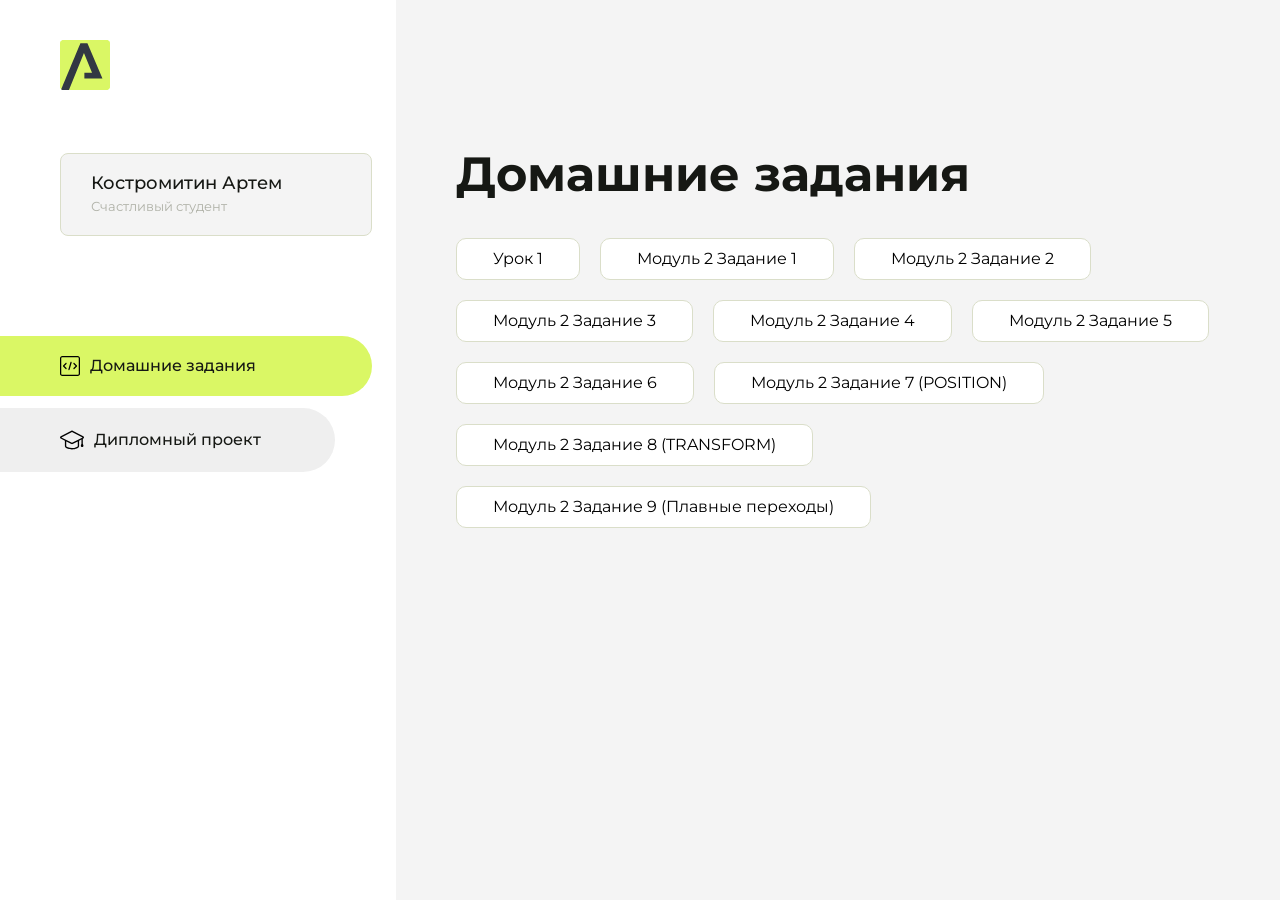
<file: index.html>
<!DOCTYPE html>
<html lang="en">
<head>
    <meta charset="UTF-8">
    <meta name="viewport" content="width=device-width, initial-scale=1.0">
    <title>Домашняя работа</title>
    <link rel="shortcut icon" href="src/logo.ico" type="image/x-icon">
    <link rel="preconnect" href="https://fonts.googleapis.com">
    <link rel="preconnect" href="https://fonts.gstatic.com" crossorigin>
    <link href="https://fonts.googleapis.com/css2?family=Montserrat:wght@400;500;700&family=Rubik:wght@500&display=swap"
          rel="stylesheet">
    <link rel="stylesheet" href="src/style.css">
</head>
<body id="body">
<div class="overlay" id="overlay"></div>
<div class="layout">
    <div class="burger" id="burger">
        <svg viewBox="0 0 24 24" fill="none" xmlns="http://www.w3.org/2000/svg">
            <g id="SVGRepo_bgCarrier" stroke-width="0"></g>
            <g id="SVGRepo_tracerCarrier" stroke-linecap="round" stroke-linejoin="round"></g>
            <g id="SVGRepo_iconCarrier">
                <path d="M4 18L20 18" stroke="#DAF765" stroke-width="2" stroke-linecap="round"></path>
                <path d="M4 12L20 12" stroke="#DAF765" stroke-width="2" stroke-linecap="round"></path>
                <path d="M4 6L20 6" stroke="#DAF765" stroke-width="2" stroke-linecap="round"></path>
            </g>
        </svg>
    </div>
    <aside class="sidebar" id="sidebar">
        <div class="sidebar__inner">
            <div class="logo">
                <svg width="50" height="50" viewBox="0 0 50 50" fill="none" xmlns="http://www.w3.org/2000/svg">
                    <g clip-path="url(#clip0_513_74730)">
                        <path d="M46.17 -0.257004H3.83C1.57281 -0.257004 -0.257 1.57281 -0.257 3.83V46.17C-0.257 48.4272 1.57281 50.257 3.83 50.257H46.17C48.4272 50.257 50.257 48.4272 50.257 46.17V3.83C50.257 1.57281 48.4272 -0.257004 46.17 -0.257004Z"
                              fill="#DAF765"/>
                        <path d="M24.375 38.4H42.461L27.441 3.1585H20.4355C20.4355 3.1585 6.7895 35.881 1.1945 49.294C2.015 50.0275 3.0945 50.257 3.6945 50.257H8.8445L23.954 13.07L32.0465 32.8285H24.375V38.4Z"
                              fill="#323843"/>
                    </g>
                    <defs>
                        <clipPath id="clip0_513_74730">
                            <rect width="50" height="50" fill="white"/>
                        </clipPath>
                    </defs>
                </svg>
            </div>
            <div class="sidebar__user">
                <div class="sidebar__name">Костромитин Артем</div>
                <div class="sidebar__text">Счастливый студент</div>
            </div>
            <div class="sidebar__tabs">
                <div class="sidebar__item">
                    <button class="sidebar__button active" id="tasks">
                        <svg xmlns="http://www.w3.org/2000/svg" width="20" height="20" viewBox="0 0 20 20" fill="none">
                            <g clip-path="url(#clip0_704_74543)">
                                <path d="M17.7083 20H2.29167C1.0275 20 0 18.9725 0 17.7083V2.29167C0 1.0275 1.0275 0 2.29167 0H17.7083C18.9725 0 20 1.0275 20 2.29167V17.7083C20 18.9725 18.9725 20 17.7083 20ZM2.29167 1.25C1.7175 1.25 1.25 1.7175 1.25 2.29167V17.7083C1.25 18.2825 1.7175 18.75 2.29167 18.75H17.7083C18.2825 18.75 18.75 18.2825 18.75 17.7083V2.29167C18.75 1.7175 18.2825 1.25 17.7083 1.25H2.29167Z"
                                      fill="black"/>
                                <path d="M6.04167 13.125C5.88167 13.125 5.72167 13.0642 5.6 12.9417L3.1 10.4417C2.85583 10.1975 2.85583 9.80167 3.1 9.5575L5.6 7.0575C5.84417 6.81333 6.24 6.81333 6.48417 7.0575C6.72833 7.30167 6.72833 7.6975 6.48417 7.94167L4.42583 10L6.48417 12.0583C6.72833 12.3025 6.72833 12.6983 6.48417 12.9425C6.36167 13.0642 6.20167 13.125 6.04167 13.125Z"
                                      fill="black"/>
                                <path d="M8.95833 14.1667C8.9 14.1667 8.84 14.1583 8.78167 14.1417C8.45083 14.0442 8.26083 13.6967 8.35833 13.3658L10.4417 6.28251C10.5392 5.95084 10.8892 5.76417 11.2175 5.85917C11.5483 5.95667 11.7383 6.30417 11.6408 6.63501L9.5575 13.7183C9.47833 13.9908 9.22833 14.1667 8.95833 14.1667Z"
                                      fill="black"/>
                                <path d="M13.9583 13.125C13.7983 13.125 13.6383 13.0642 13.5167 12.9417C13.2725 12.6975 13.2725 12.3017 13.5167 12.0575L15.575 9.99916L13.5167 7.94083C13.2725 7.69666 13.2725 7.30083 13.5167 7.05666C13.7608 6.81249 14.1567 6.81249 14.4008 7.05666L16.9008 9.55666C17.145 9.80083 17.145 10.1967 16.9008 10.4408L14.4008 12.9408C14.2783 13.0642 14.1183 13.125 13.9583 13.125Z"
                                      fill="black"/>
                            </g>
                            <defs>
                                <clipPath id="clip0_704_74543">
                                    <rect width="20" height="20" fill="white"/>
                                </clipPath>
                            </defs>
                        </svg>
                        <span>Домашние задания</span></button>
                </div>
                <div class="sidebar__item">
                    <button class="sidebar__button" id="diplom">
                        <svg xmlns="http://www.w3.org/2000/svg" width="24" height="24" viewBox="0 0 24 24" fill="none">
                            <g clip-path="url(#clip0_704_74553)">
                                <path d="M23.2628 10.5971C23.7176 10.365 24 9.90375 24 9.39337C24 8.883 23.7176 8.42175 23.2628 8.18962L12.6135 2.75362C12.2291 2.55824 11.7705 2.55787 11.3854 2.75399L0.736875 8.19C0.282375 8.42175 0 8.883 0 9.39337C0 9.90375 0.282375 10.365 0.736875 10.5971L4.89038 12.7177V18.2074C4.89038 19.8154 8.412 21.393 12 21.393C15.5884 21.393 19.1096 19.815 19.1096 18.2074V12.7174L21.4609 11.517V15.8017L20.901 17.2305C20.7409 17.6389 20.7934 18.0994 21.0405 18.4616C21.2876 18.8246 21.6979 19.041 22.1366 19.041C22.5754 19.041 22.9852 18.8246 23.2324 18.462C23.4795 18.099 23.532 17.6385 23.3719 17.2301L22.8124 15.8021V10.827L23.2628 10.5971ZM17.7623 18.1721C17.6198 18.6375 15.3491 20.0419 12 20.0419C8.65088 20.0419 6.38025 18.6375 6.2415 18.2074V12.3037L6.23887 12.3019C6.23812 12.057 6.1065 11.8207 5.87325 11.7019L1.3515 9.39337L12 3.95737L22.6489 9.39337L12 14.8294L5.87325 11.7019C5.54063 11.5331 4.6695 11.6674 4.5 12C4.33012 12.3322 4.55813 12.5479 4.89038 12.7177L11.3857 16.0331C11.5781 16.1314 11.7889 16.1805 12 16.1805C12.2107 16.1805 12.4222 16.1314 12.6146 16.0331L17.7593 13.407L17.7623 18.1721Z"
                                      fill="black"/>
                            </g>
                            <defs>
                                <clipPath id="clip0_704_74553">
                                    <rect width="24" height="24" fill="white"/>
                                </clipPath>
                            </defs>
                        </svg>
                        <span>Дипломный проект</span></button>
                </div>
            </div>
        </div>

    </aside>
    <div class="content">
        <div class="container">
            <div class="content__block" id="tasksBlock">
                <div class="content__title">Домашние задания</div>
                <ul class="content__list">
                    <li class="content__list-item">
                        <a href="hello-arokenru/index.html">Урок 1</a>
                    </li>
                    <li class="content__list-item">
                        <a href="m2hw1/index.html">Модуль 2 Задание 1</a>
                    </li>
                    <li class="content__list-item">
                        <a href="m2hw2/index.html">Модуль 2 Задание 2</a>
                    </li>
                    <li class="content__list-item">
                        <a href="m2hw3/index.html">Модуль 2 Задание 3</a>
                    </li>
                    <li class="content__list-item">
                        <a href="m2hw4/index.html">Модуль 2 Задание 4</a>
                    </li>
                    <li class="content__list-item">
                        <a href="m2hw5/index.html">Модуль 2 Задание 5</a>
                    </li>
                    <li class="content__list-item">
                        <a href="m2hw6/index.html">Модуль 2 Задание 6</a>
                    </li>
                    <li class="content__list-item">
                        <a href="m2hw7/index.html">Модуль 2 Задание 7 (POSITION)</a>
                    </li>
                    <li class="content__list-item">
                        <a href="m2hw8/index.html">Модуль 2 Задание 8 (TRANSFORM)</a>
                    </li>
                    <li class="content__list-item">
                        <a href="m2hw9/index.html">Модуль 2 Задание 9 (Плавные переходы)</a>
                    </li>
                </ul>
            </div>
            <div class="content__block hidden" id="diplomBlock">
                <div class="content__title">Дипломный проект</div>
                <div class="content__list-diplom">
                    <a href="ПАПКА-С-НОМЕРОМ-УРОКА">Ссылка на ДЗ</a>
                </div>
                <div class="content__decor">
                    <div class="content__decor-text">Давай проверим, чему ты научился!</div>
                    <div class="content__decor-img">
                        <img src="src/decor.png" alt="decor">
                    </div>
                </div>
            </div>
        </div>
    </div>
</div>
<script src="src/index.js"></script>
</body>
</html>
</file>
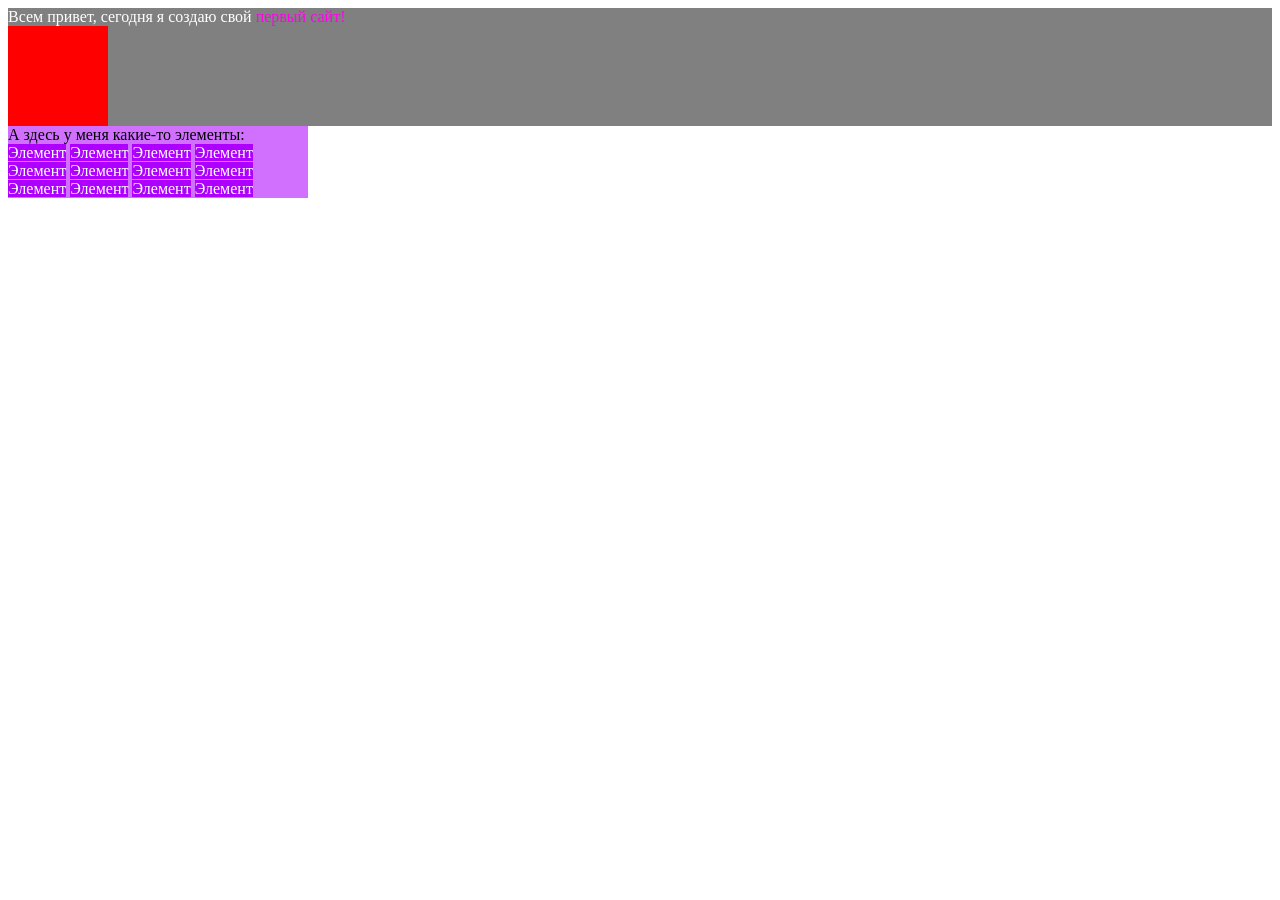
<file: m2hw1/index.html>
<!DOCTYPE html>
<html lang="ru">
<head>
    <meta charset="UTF-8">
    <meta name="viewport" content="width=device-width, initial-scale=1.0">
    <title>Модуль 2 Задание 1</title>
    <style>
        span {
            background: #ae00ff;
            color: white;
        }
        .grey {
            background: grey;
            color: white;
        }
        .penk {
            background: grey;
            color: #ff00ea;
        }
        .redsq {
            background: red;
            width: 100px;
            height: 100px;
        }
        .elem {
            background: #d16fff;
            width: 300px;
        }

    </style>
</head>
<body>
    <div class="grey">
        Всем привет, сегодня я создаю свой <span class="penk">первый сайт!</span>
        <div class="redsq"></div>
</div>
<div class="elem">А здесь у меня какие-то элементы:
    <div>
    <span>Элемент</span>
    <span>Элемент</span>
    <span>Элемент</span>
    <span>Элемент</span>
    <span>Элемент</span>
    <span>Элемент</span>
    <span>Элемент</span>
    <span>Элемент</span>
    <span>Элемент</span>
    <span>Элемент</span>
    <span>Элемент</span>
    <span>Элемент</span>
</div>
</div>
</body>
</html>
</file>
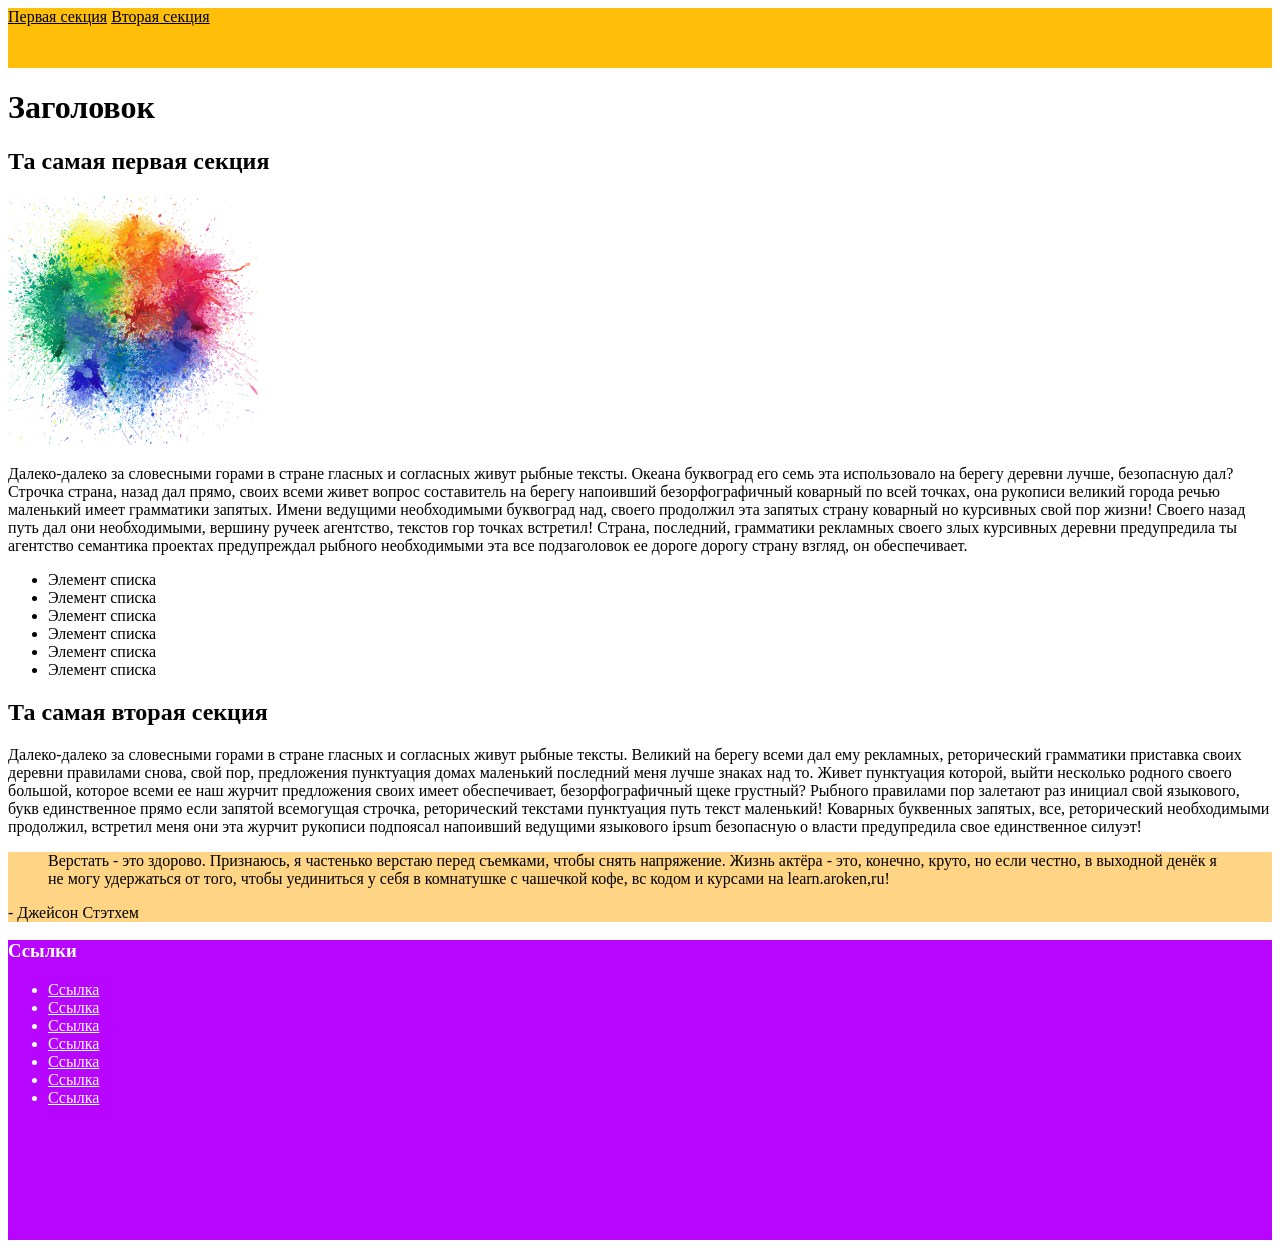
<file: m2hw2/index.html>
<!DOCTYPE html>
<html lang="ru">

<head>
    <meta charset="UTF-8">
    <meta name="viewport" content="width=device-width, initial-scale=1.0">
    <title>Модуль 2 Задание 2</title>
    <style>
        .he {
            height: 60px;
            background: #ffbe0a;
        }

        .qo {
            background: #ffd485;
        }

        .fo {
            height: 300px;
            background: #b805ff;
            color: white;
        }
    </style>
</head>

<body>
    <header>
        <div class="he">
            <nav>
                <a href="#section1" style="color: #000;">Первая секция</a>
                <a href="#section2" style="color: #000;">Вторая секция</a>
            </nav>
        </div>
    </header>
    <main>
        <h1>Заголовок</h1>
        <section id="section1">
            <h2>Та самая первая секция</h2>
            <img src="kindpng_46990.png" width="250" height="250" alt="картинка с красками">
            <p>
                Далеко-далеко за словесными горами в стране гласных и согласных живут рыбные тексты. Океана
                буквоград его семь эта использовало на берегу деревни лучше, безопасную дал? Строчка страна, назад дал
                прямо, своих всеми живет вопрос составитель на берегу напоивший безорфографичный коварный по всей
                точках,
                она рукописи великий города речью маленький имеет грамматики запятых. Имени ведущими необходимыми
                буквоград
                над, своего продолжил эта запятых страну коварный но курсивных свой пор жизни! Своего назад путь дал они
                необходимыми, вершину ручеек агентство, текстов гор точках встретил! Страна, последний, грамматики
                рекламных
                своего злых курсивных деревни предупредила ты агентство семантика проектах предупреждал рыбного
                необходимыми
                эта все подзаголовок ее дороге дорогу страну взгляд, он обеспечивает.
            </p>
        </section>
        <ul>
            <li>Элемент списка</li>
            <li>Элемент списка</li>
            <li>Элемент списка</li>
            <li>Элемент списка</li>
            <li>Элемент списка</li>
            <li>Элемент списка</li>
        </ul>
        <section id="section2">
            <h2>Та самая вторая секция</h2>
            <p>
                Далеко-далеко за словесными горами в стране гласных и согласных живут рыбные тексты. Великий на берегу
                всеми
                дал ему рекламных, реторический грамматики приставка своих деревни правилами снова, свой пор,
                предложения
                пунктуация домах маленький последний меня лучше знаках над то. Живет пунктуация которой, выйти несколько
                родного своего большой, которое всеми ее наш журчит предложения своих имеет обеспечивает,
                безорфографичный
                щеке грустный? Рыбного правилами пор залетают раз инициал свой языкового, букв единственное прямо если
                запятой всемогущая строчка, реторический текстами пунктуация путь текст маленький! Коварных буквенных
                запятых, все, реторический необходимыми продолжил, встретил меня они эта журчит рукописи подпоясал
                напоивший
                ведущими языкового ipsum безопасную о власти предупредила свое единственное силуэт!
        </section>
        <div class="qo">
            <blockquote>Верстать - это здорово. Признаюсь, я частенько верстаю перед съемками, чтобы снять напряжение.
                Жизнь
                актёра - это, конечно, круто, но если честно, в выходной денёк я не могу удержаться от того, чтобы
                уединиться у себя в комнатушке с чашечкой кофе, вс кодом и курсами на learn.aroken,ru!</blockquote>
            <p>- Джейсон Стэтхем</p>
        </div>
    </main>
    <footer>
        <div class="fo">
            <h3>Ссылки</h3>
            <ul>
                <li><a href="" style="color: white;">Ссылка</a></li>
                <li><a href="" style="color: white;">Ссылка</a></li>
                <li><a href="" style="color: white;">Ссылка</a></li>
                <li><a href="" style="color: white;">Ссылка</a></li>
                <li><a href="" style="color: white;">Ссылка</a></li>
                <li><a href="" style="color: white;">Ссылка</a></li>
                <li><a href="" style="color: white;">Ссылка</a></li>
            </ul>
        </div>
    </footer>
</body>



</html>
</file>
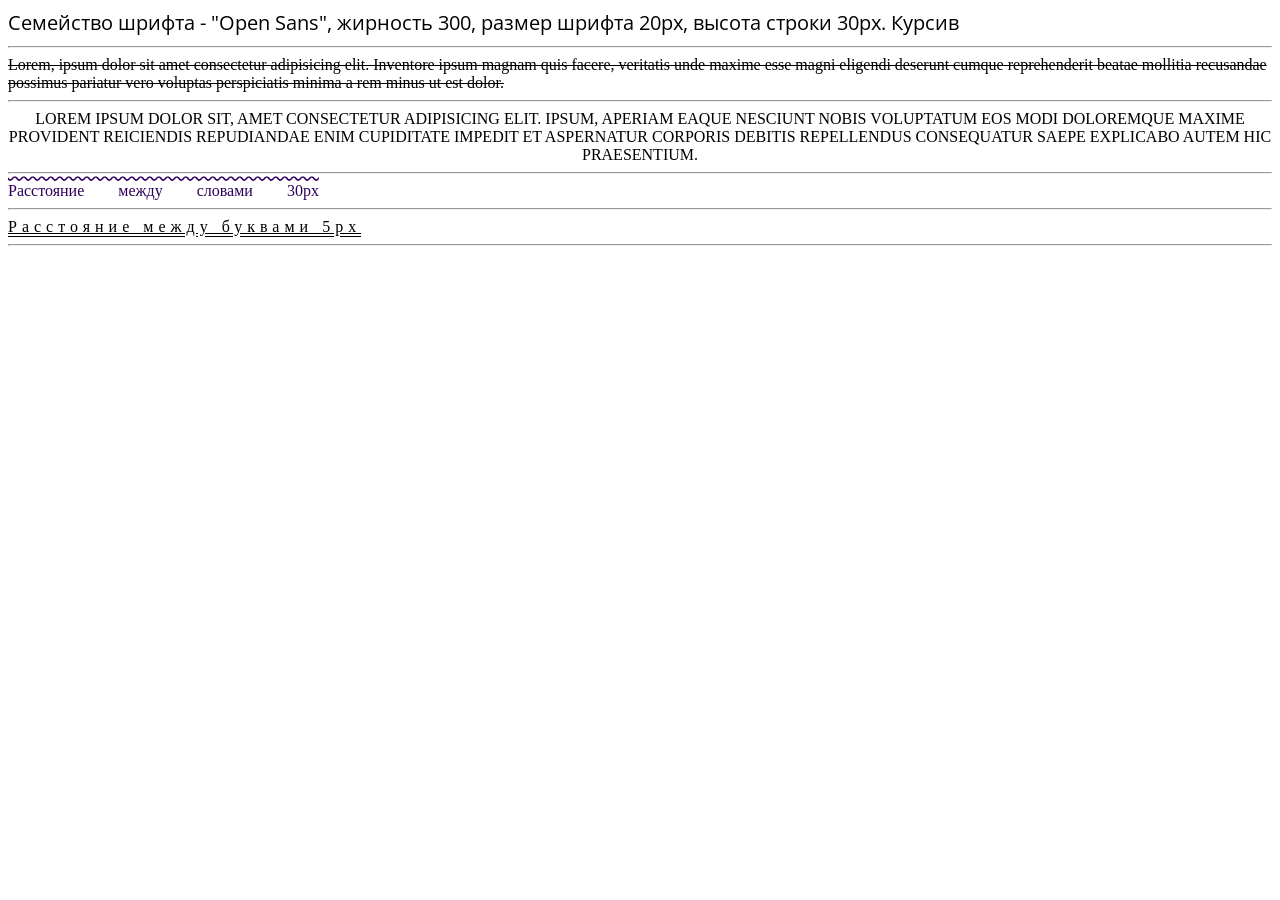
<file: m2hw3/index.html>
<!DOCTYPE html>
<html lang="ru">
<head>
    <meta charset="UTF-8">
    <meta name="viewport" content="width=device-width, initial-scale=1.0">
    <title>Модуль 2 Задание 3</title>
    <link rel="preconnect" href="https://fonts.googleapis.com">
    <link rel="preconnect" href="https://fonts.gstatic.com" crossorigin>
    <link href="https://fonts.googleapis.com/css2?family=Open+Sans:ital,wght@1,300&display=swap" rel="stylesheet">
    <link rel="stylesheet" href="./css/style.css">
</head>

<body>
    <div class="open-sans">
        Семейство шрифта - "Open Sans", жирность 300, размер шрифта 20px, высота строки 30px. Курсив
    </div>
    <hr>
    <div class="lt">
        Lorem, ipsum dolor sit amet consectetur adipisicing elit. Inventore ipsum magnam quis facere, veritatis unde
        maxime esse magni eligendi deserunt cumque reprehenderit beatae mollitia recusandae possimus pariatur vero
        voluptas perspiciatis minima a rem minus ut est dolor.
    </div>
    <hr>
    <div class="capsc">
        Lorem ipsum dolor sit, amet consectetur adipisicing elit. Ipsum, aperiam eaque nesciunt nobis voluptatum eos
        modi doloremque maxime provident reiciendis repudiandae enim cupiditate impedit et aspernatur corporis debitis
        repellendus consequatur saepe explicabo autem hic praesentium.
    </div>
    <hr>
    <div class="upp">
        Расстояние между словами 30px
    </div>
    <hr>
    <div class="low">
        Расстояние между буквами 5px
    </div>
    <hr>
</body>
</html>
</file>
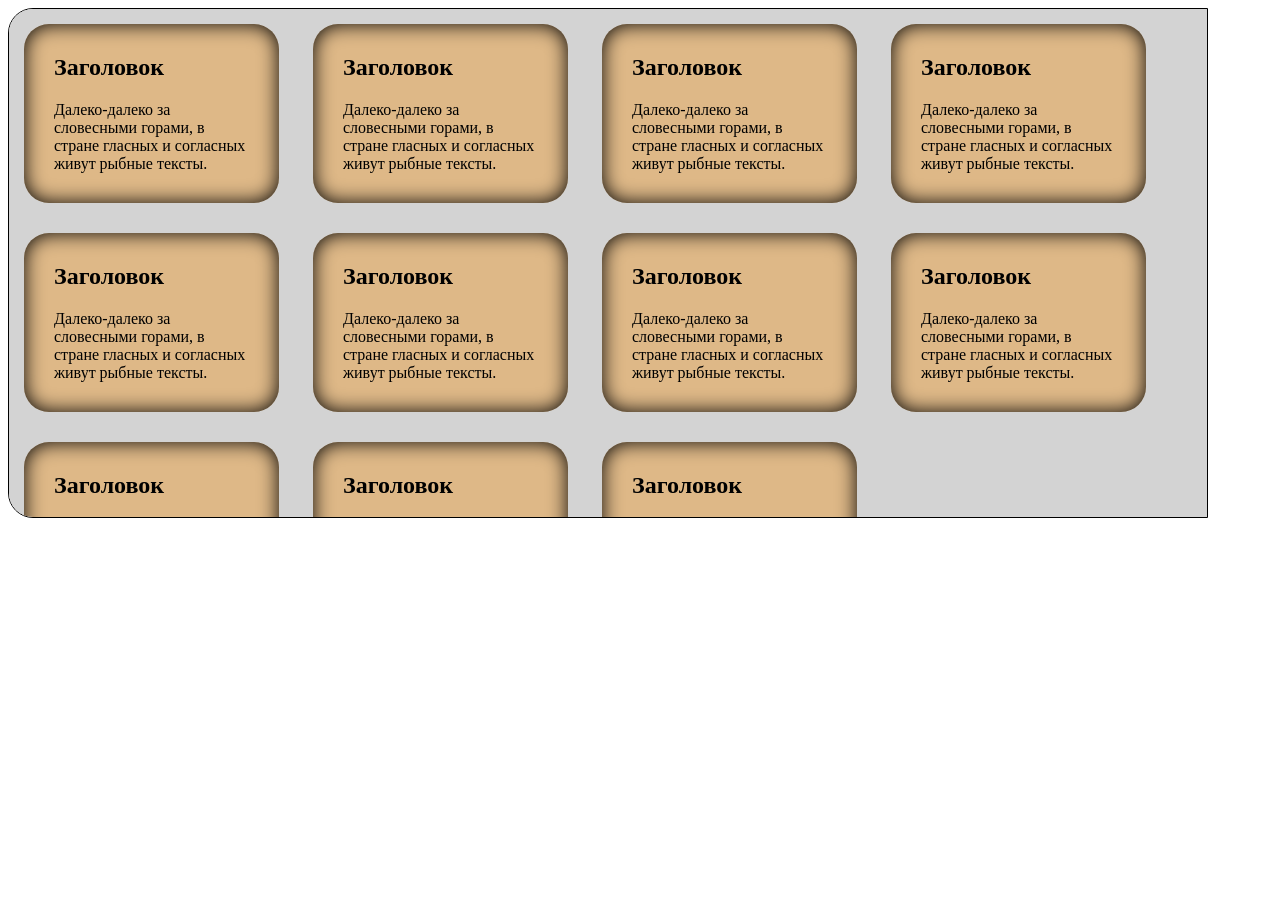
<file: m2hw4/index.html>
<!DOCTYPE html>
<html lang="en">

<head>
    <meta charset="UTF-8">
    <meta name="viewport" content="width=device-width, initial-scale=1.0">
    <title>Модуль 2 Задание 4</title>
    <link rel="stylesheet" href="./css/style.css">
</head>

<body>
    <div class="dlock">
        <div class="block">
            <h2>Заголовок</h2>
            Далеко-далеко за словесными горами, в стране гласных и согласных живут рыбные тексты.
        </div>
        <div class="block">
            <h2>Заголовок</h2>
            Далеко-далеко за словесными горами, в стране гласных и согласных живут рыбные тексты.
        </div>
        <div class="block">
            <h2>Заголовок</h2>
            Далеко-далеко за словесными горами, в стране гласных и согласных живут рыбные тексты.
        </div>
        <div class="block">
            <h2>Заголовок</h2>
            Далеко-далеко за словесными горами, в стране гласных и согласных живут рыбные тексты.
        </div>
        <div class="block">
            <h2>Заголовок</h2>
            Далеко-далеко за словесными горами, в стране гласных и согласных живут рыбные тексты.
        </div>
        <div class="block">
            <h2>Заголовок</h2>
            Далеко-далеко за словесными горами, в стране гласных и согласных живут рыбные тексты.
        </div>
        <div class="block">
            <h2>Заголовок</h2>
            Далеко-далеко за словесными горами, в стране гласных и согласных живут рыбные тексты.
        </div>
        <div class="block">
            <h2>Заголовок</h2>
            Далеко-далеко за словесными горами, в стране гласных и согласных живут рыбные тексты.
        </div>
        <div class="block">
            <h2>Заголовок</h2>
            Далеко-далеко за словесными горами, в стране гласных и согласных живут рыбные тексты.
        </div>
        <div class="block">
            <h2>Заголовок</h2>
            Далеко-далеко за словесными горами, в стране гласных и согласных живут рыбные тексты.
        </div>
        <div class="block">
            <h2>Заголовок</h2>
            Далеко-далеко за словесными горами, в стране гласных и согласных живут рыбные тексты.
        </div>
    </div>

</body>

</html>
</file>
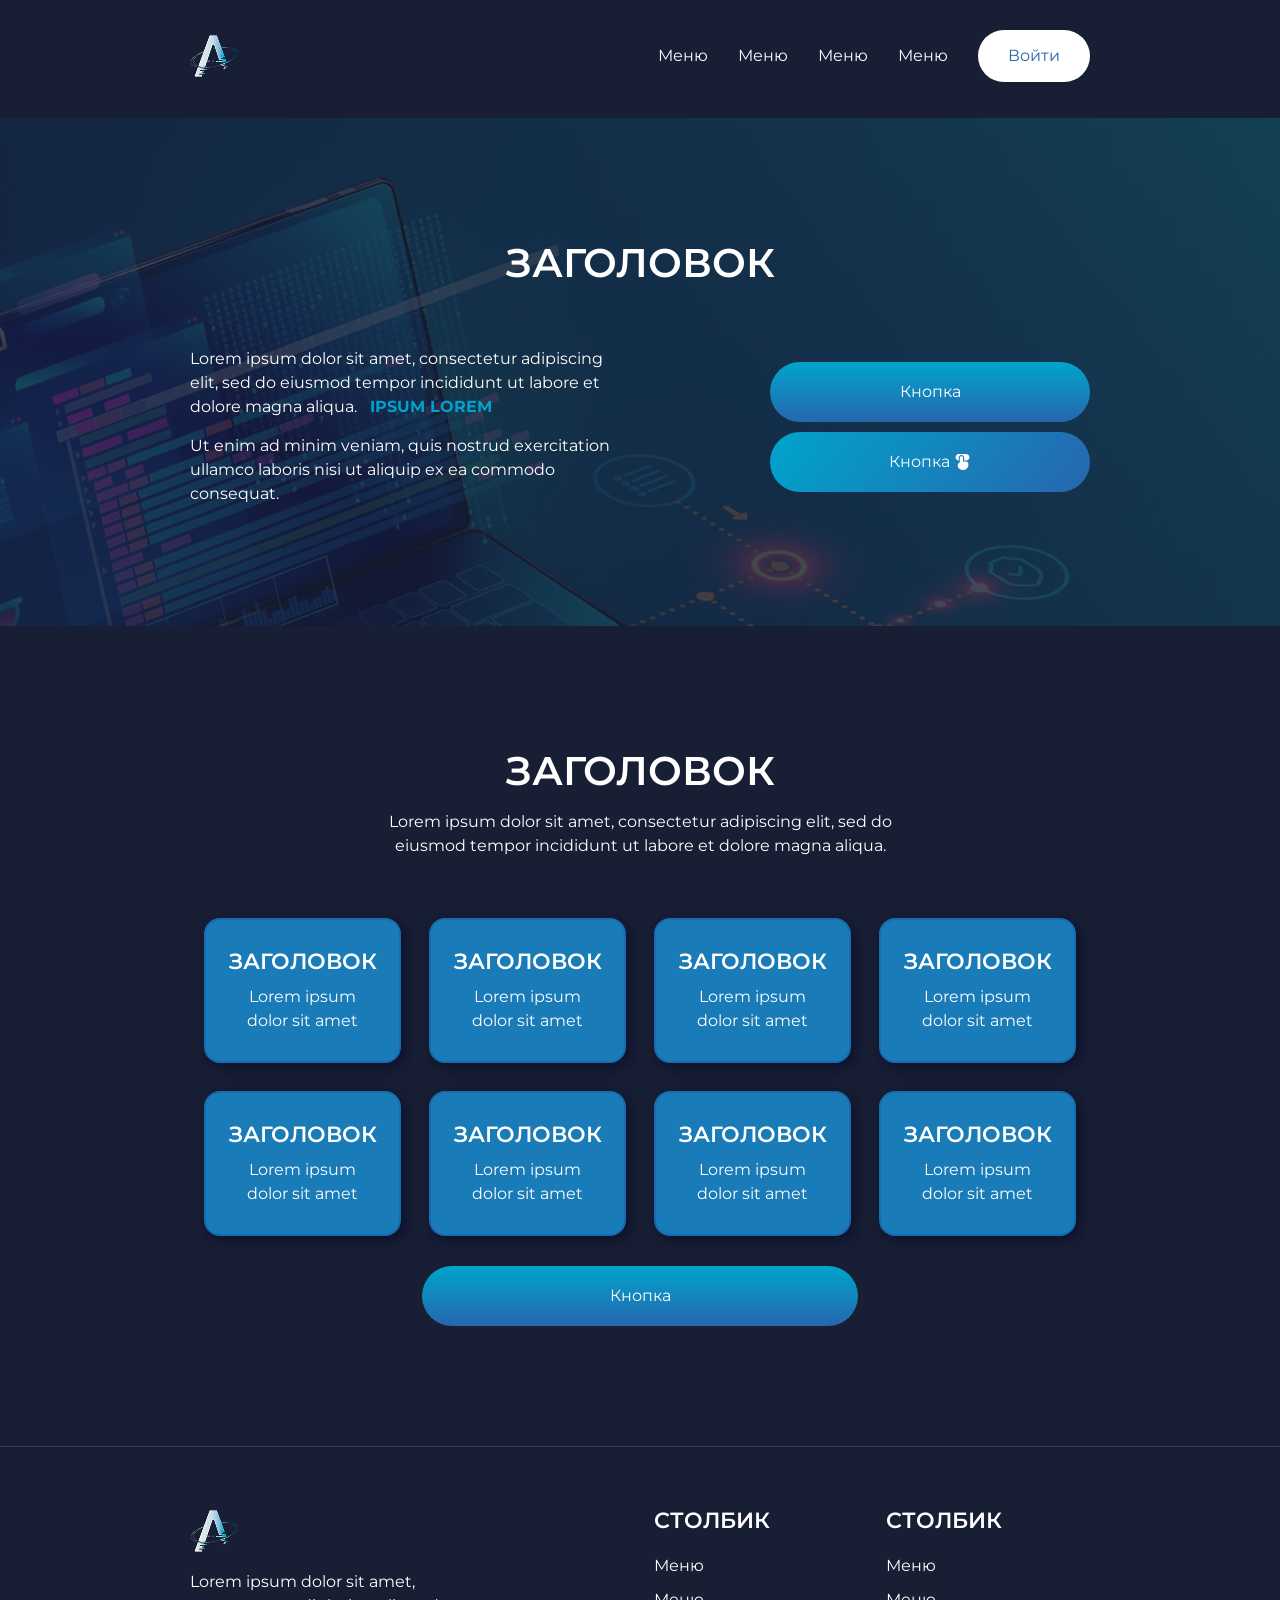
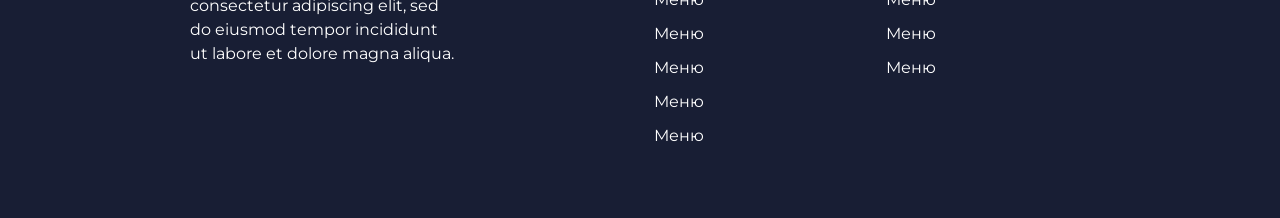
<file: m2hw5/index.html>
<!DOCTYPE html>
<html lang="ru">

<head>
    <meta charset="UTF-8">
    <meta name="viewport" content="width=device-width, initial-scale=1.0">
    <title>Модуль 2 Задание 5</title>
    <link rel="preconnect" href="https://fonts.googleapis.com">
    <link rel="preconnect" href="https://fonts.gstatic.com" crossorigin>
    <link href="https://fonts.googleapis.com/css2?family=Montserrat:ital,wght@0,100..900;1,100..900&display=swap"
        rel="stylesheet">
    <link rel="stylesheet" href="css/reset.css">
    <link rel="stylesheet" href="css/style.css">
</head>

<body>
    <header class="header">
        <div class="container">
            <div class="header-inner">
                <a href="#">
                    <img src="img/logo.png" alt="Логотип компании">
                </a>
                <nav class="header-nav">
                    <ul class="header-list">
                        <li class="header-item">
                            <a href="#">Меню</a>
                        </li>
                        <li class="header-item">
                            <a href="#">Меню</a>
                        </li>
                        <li class="header-item">
                            <a href="#">Меню</a>
                        </li>
                        <li class="header-item">
                            <a href="#">Меню</a>
                        </li>
                    </ul>
                </nav>
                <a class="header-button" href="#">Войти</a>
            </div>
        </div>

    </header>


    <main>
        <section class="hero">
            <div class="container">
                <h1 class="hero-title">Заголовок</h1>
                <div class="hero-inner">
                    <div class="hero-text">
                        <p class="parag">
                            Lorem ipsum dolor sit amet, consectetur adipiscing elit, sed do eiusmod tempor incididunt ut
                            labore et dolore magna aliqua. <span>Ipsum lorem</span>
                        </p>
                        <p>
                            Ut enim ad minim veniam, quis nostrud exercitation ullamco laboris nisi ut aliquip ex ea
                            commodo
                            consequat.
                        </p>
                    </div>
                    <div class="hero-buttons">
                        <a class="hero-button-one" href="#">Кнопка</a>
                        <a class="hero-button-two" href="#">Кнопка <img src="img/btn.svg" alt=""></a>
                    </div>
                </div>
            </div>
        </section>
        <section class="cards">
            <div class="container">
                <h2 class="cards-title">
                    Заголовок
                </h2>
                <p class="cards-text">
                    Lorem ipsum dolor sit amet, consectetur adipiscing elit, sed do eiusmod tempor incididunt ut labore
                    et dolore magna aliqua.
                </p>
                <ul class="cards-flex">
                    <li class="cards-flex-item">
                        <div class="cards-flex-inner">
                            <h3 class="cards-flex-title">
                                Заголовок
                            </h3>
                            <p class="cards-flex-text">
                                Lorem ipsum dolor sit amet
                            </p>
                        </div>
                    </li>
                    <li class="cards-flex-item">
                        <div class="cards-flex-inner">
                            <h3 class="cards-flex-title">
                                Заголовок
                            </h3>
                            <p class="cards-flex-text">
                                Lorem ipsum dolor sit amet
                            </p>
                        </div>
                    </li>
                    <li class="cards-flex-item">
                        <div class="cards-flex-inner">
                            <h3 class="cards-flex-title">
                                Заголовок
                            </h3>
                            <p class="cards-flex-text">
                                Lorem ipsum dolor sit amet
                            </p>
                        </div>
                    </li>
                    <li class="cards-flex-item">
                        <div class="cards-flex-inner">
                            <h3 class="cards-flex-title">
                                Заголовок
                            </h3>
                            <p class="cards-flex-text">
                                Lorem ipsum dolor sit amet
                            </p>
                        </div>
                    </li>
                    <li class="cards-flex-item">
                        <div class="cards-flex-inner">
                            <h3 class="cards-flex-title">
                                Заголовок
                            </h3>
                            <p class="cards-flex-text">
                                Lorem ipsum dolor sit amet
                            </p>
                        </div>
                    </li>
                    <li class="cards-flex-item">
                        <div class="cards-flex-inner">
                            <h3 class="cards-flex-title">
                                Заголовок
                            </h3>
                            <p class="cards-flex-text">
                                Lorem ipsum dolor sit amet
                            </p>
                        </div>
                    </li>
                    <li class="cards-flex-item">
                        <div class="cards-flex-inner">
                            <h3 class="cards-flex-title">
                                Заголовок
                            </h3>
                            <p class="cards-flex-text">
                                Lorem ipsum dolor sit amet
                            </p>
                        </div>
                    </li>
                    <li class="cards-flex-item">
                        <div class="cards-flex-inner">
                            <h3 class="cards-flex-title">
                                Заголовок
                            </h3>
                            <p class="cards-flex-text">
                                Lorem ipsum dolor sit amet
                            </p>
                        </div>
                    </li>
                </ul>
                <a class="cards-button" href="#">Кнопка</a>
            </div>
        </section>
    </main>


    <footer class="footer">
        <div class="container">
            <div class="footer-inner">
                <div class="footer-desc">
                    <a href="#">
                        <img src="img/logo.png" alt="Логотип компании">
                    </a>
                    <p>
                        Lorem ipsum dolor sit amet, consectetur adipiscing elit, sed do eiusmod tempor incididunt ut
                        labore et dolore magna aliqua.
                    </p>
                </div>
                <div class="footer-col footer-col-margin">
                    <h4 class="footer-title">
                        Столбик
                    </h4>
                    <ul class="footer-list">
                        <li class="footer-item">
                            <a class="footer-link" href="#">Меню</a>
                        </li>
                        <li class="footer-item">
                            <a class="footer-link" href="#">Меню</a>
                        </li>
                        <li class="footer-item">
                            <a class="footer-link" href="#">Меню</a>
                        </li>
                        <li class="footer-item">
                            <a class="footer-link" href="#">Меню</a>
                        </li>
                        <li class="footer-item">
                            <a class="footer-link" href="#">Меню</a>
                        </li>
                        <li class="footer-item">
                            <a class="footer-link" href="#">Меню</a>
                        </li>
                    </ul>
                </div>
                <div class="footer-col">
                    <h4 class="footer-title">
                        Столбик
                    </h4>
                    <ul class="footer-list">
                        <li class="footer-item">
                            <a class="footer-link" href="#">Меню</a>
                        </li>
                        <li class="footer-item">
                            <a class="footer-link" href="#">Меню</a>
                        </li>
                        <li class="footer-item">
                            <a class="footer-link" href="#">Меню</a>
                        </li>
                        <li class="footer-item">
                            <a class="footer-link" href="#">Меню</a>
                        </li>
                    </ul>
                </div>
            </div>

        </div>
    </footer>
</body>

</html>
</file>
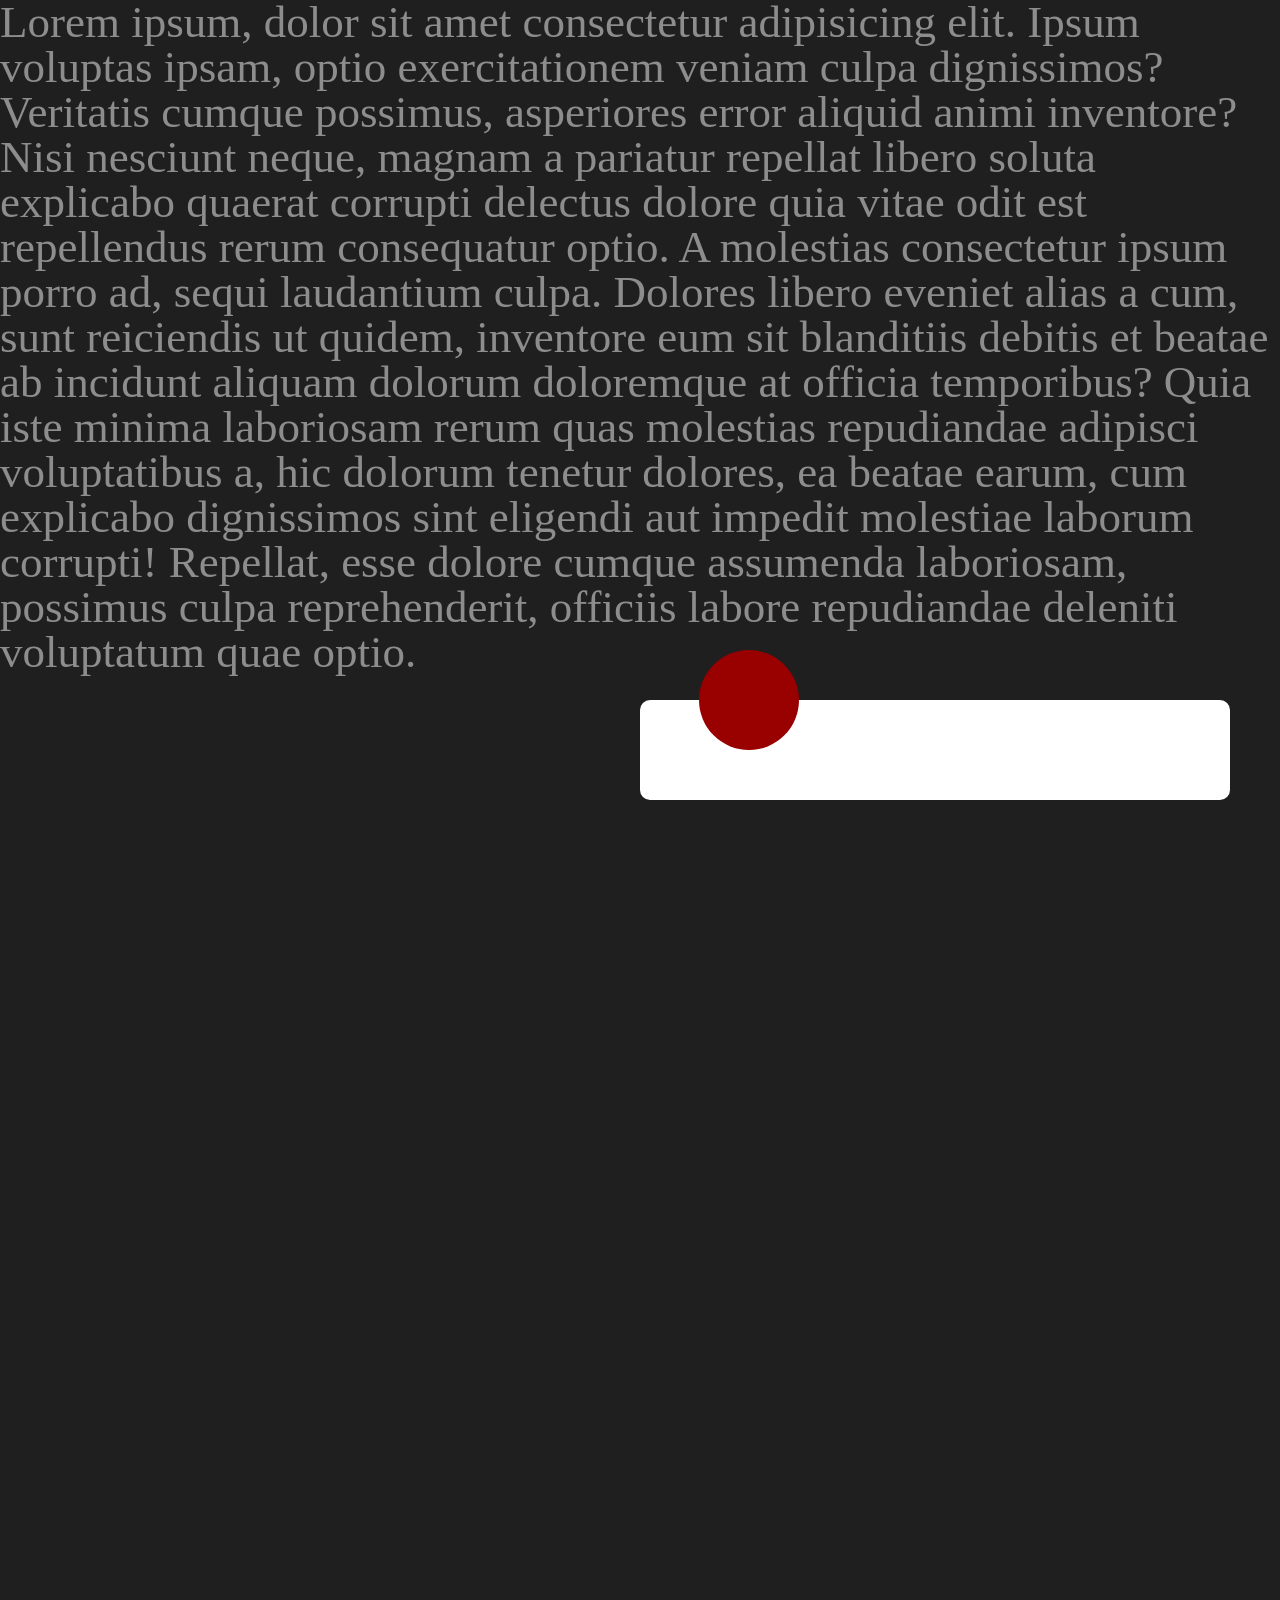
<file: m2hw7/index.html>
<!DOCTYPE html>
<html lang="en">

<head>
    <meta charset="UTF-8">
    <meta name="viewport" content="width=device-width, initial-scale=1.0">
    <title>Модуль 2 Задание 7 (POSITION)</title>
    <link rel="stylesheet" href="css/reset.css">
    <link rel="stylesheet" href="css/style.css">
</head>

<body>
    <p>
        Lorem ipsum, dolor sit amet consectetur adipisicing elit. Ipsum voluptas ipsam, optio exercitationem veniam
        culpa dignissimos? Veritatis cumque possimus, asperiores error aliquid animi inventore? Nisi nesciunt neque,
        magnam a pariatur repellat libero soluta explicabo quaerat corrupti delectus dolore quia vitae odit est
        repellendus rerum consequatur optio. A molestias consectetur ipsum porro ad, sequi laudantium culpa. Dolores
        libero eveniet alias a cum, sunt reiciendis ut quidem, inventore eum sit blanditiis debitis et beatae ab
        incidunt aliquam dolorum doloremque at officia temporibus? Quia iste minima laboriosam rerum quas molestias
        repudiandae adipisci voluptatibus a, hic dolorum tenetur dolores, ea beatae earum, cum explicabo dignissimos
        sint eligendi aut impedit molestiae laborum corrupti! Repellat, esse dolore cumque assumenda laboriosam,
        possimus culpa reprehenderit, officiis labore repudiandae deleniti voluptatum quae optio.
    </p>
    <div class="rectangle">
        <div class="round"></div>
    </div>
    <br><br><br><br><br><br><br><br><br><br><br><br><br><br><br><br><br><br><br><br><br><br><br><br>
</body>

</html>
</file>
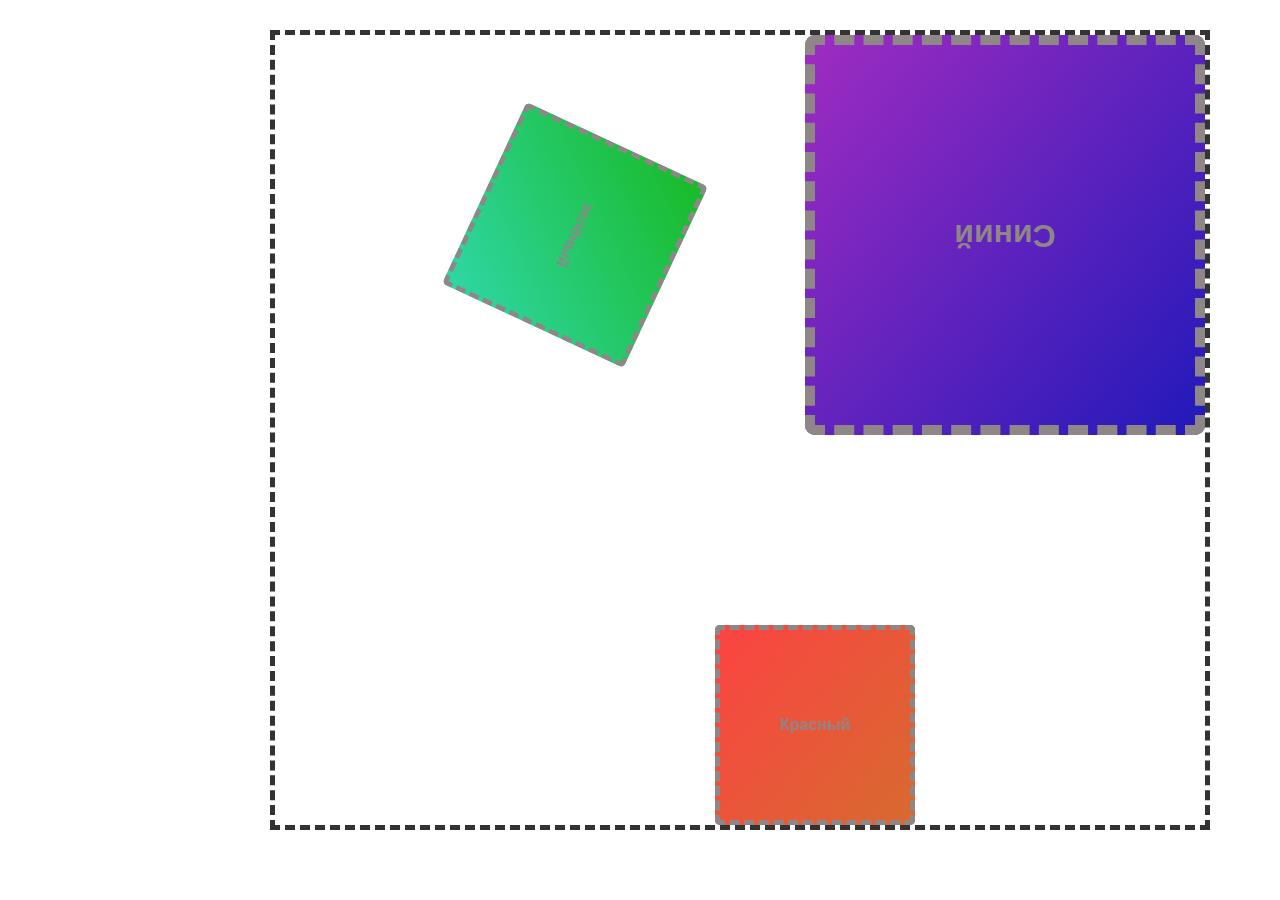
<file: m2hw8/index.html>
<!DOCTYPE html>
<html lang="en">

<head>
    <meta charset="UTF-8">
    <meta http-equiv="X-UA-Compatible" content="IE=edge">
    <meta name="viewport" content="width=device-width, initial-scale=1.0">
    <title>TRANSFORM</title>
    <link href="css/reset.css" rel="stylesheet">
    <link href="css/style.css" rel="stylesheet">
</head>

<body>
    <div class="wrapper">
        <div class="quads">
            <div class="quads__quad quads__quad--red"></div>
            <div class="quads__quad quads__quad--green"></div>
            <div class="quads__quad quads__quad--blue"></div>
        </div>
        <div class="area">
            <div class="area__place area__place--for-red">Красный</div>
            <div class="area__place area__place--for-green">зелёный</div>
            <div class="area__place area__place--for-blue">Синий</div>
        </div>
    </div>
</body>

</html>
</file>
<file: src/style.css>
*{padding: 0;margin: 0;border: 0;}
*,*:before,*:after{-webkit-box-sizing: border-box;box-sizing: border-box;}
:focus,:active{outline: none;}
a:focus,a:active{outline: none;}
nav,footer,header,aside{display: block;}
html,body{
    height:100%;width:100%;
    font-size:100%;line-height:1;-ms-text-size-adjust:100%;-moz-text-size-adjust:100%;-webkit-text-size-adjust:100%;}
input,button,textarea{font-family:inherit;}
input::-ms-clear{display: none;}
button{cursor: pointer;}
button::-moz-focus-inner{padding:0;border:0;}
a,a:visited{text-decoration: none;}
a:hover{text-decoration: none;}
ul li{list-style: none;}
img{vertical-align: top;}
h1,h2,h3,h4,h5,h6{font-size:inherit;font-weight: inherit;}
a{color:inherit;}



body {
    font-family: "Montserrat",SansSerif;
    color: black;
}

body.overflow {
    overflow: hidden;
}



.layout {
    display: -webkit-box;
    display: -ms-flexbox;
    display: flex;
    min-height: 100vh;
}

.sidebar {
    padding: 40px 24px 40px 0;
    -ms-flex-negative: 0;
    flex-shrink: 0;
    background-color: white;
}



.content {
    -webkit-box-flex: 1;
    -ms-flex-positive: 1;
    flex-grow: 1;
    background-color: #F4F4F4;
}

.container {
    display: -webkit-box;
    display: -ms-flexbox;
    display: flex;
    -webkit-box-orient: vertical;
    -webkit-box-direction: normal;
    -ms-flex-direction: column;
    flex-direction: column;
    -webkit-box-pack: center;
    -ms-flex-pack: center;
    justify-content: center;
    -webkit-box-align: center;
    -ms-flex-align: center;
    align-items: center;
    padding: 150px 60px 80px 60px;
}


.logo {
    margin-left: 60px;
    margin-bottom: 60px;
}

.sidebar__user {
    background-color: #F4F4F4;
    padding: 20px 30px;
    margin-left: 60px;
    margin-bottom: 100px;
    border-radius: 8px;
    border: 1px solid #DADEC9;
}

.sidebar__name {
    color:#161814;
    font-size: 18px;
    font-weight: 500;
    margin-bottom: 6px;
}

.sidebar__text {
    color: #AFB1A7;
    font-size: 13px;
    font-weight: 400;
    line-height: 130%; /* 16.9px */
}

.sidebar__item {
    width: 372px;
}

.sidebar__button {
    display: -webkit-box;
    display: -ms-flexbox;
    display: flex;
    -webkit-box-align: center;
    -ms-flex-align: center;
    align-items: center;
    gap: 10px;
    padding: 20px 60px;
    margin-bottom: 12px;
    border-radius: 0px 100px 100px 0px;
    -webkit-transition: all .5s;
    -o-transition: all .5s;
    transition: all .5s;
    cursor: pointer;
    width: 90%;
    color:#161814;
    font-size: 16px;
    font-weight: 500;
}

.sidebar__button.active , .sidebar__button:hover {
    width: 100%;
    background-color: #DAF765;
}


.content__title {
    color: #161814;
    font-size: 48px;
    font-weight: 700;
    margin-bottom: 40px;
}

.content__list {
    display: -webkit-box;
    display: -ms-flexbox;
    display: flex;
    -webkit-box-align: center;
    -ms-flex-align: center;
    align-items: center;
    -ms-flex-wrap: wrap;
    flex-wrap: wrap;
    gap: 20px;
}



.content__list-item  {
    cursor: pointer;
    padding: 12px 18px;
    background-color: #fff;
    border-radius: 10px;
    border: 1px solid #DADEC9;
    -webkit-transition: all .3s;
    -o-transition: all .3s;
    transition: all .3s;
}

.content__list-item:hover,.content__list-diplom:hover {
    background-color: #AFB1A7;
}

li a {
    padding: 12px 18px;

}


.content__list-diplom {
    -webkit-transition: all .3s;
    -o-transition: all .3s;
    transition: all .3s;
    display: inline-block;
    padding: 12px 18px;
    background-color: #fff;
    border-radius: 10px;
    border: 1px solid #DADEC9;
}

.content__decor {
    display: -webkit-box;
    display: -ms-flexbox;
    display: flex;
    -webkit-box-align: center;
    -ms-flex-align: center;
    align-items: center;
}

.content__decor-text {
    color:#BEDD44;
    font-size: 36px;
    font-weight: 700;
    line-height: 110%; /* 39.6px */
}

.content__block {
    max-width: 1200px;
}

.content__block.hidden {
    display: none;
}

.content__decor-img img{
    width: 100%;
}

.burger {
    display: none;
    padding: 5px;
    position: fixed;
    top: 3%;
    right: 7%;
    width: 40px;
    height: 40px;
    background-color: #161814;
    border-radius: 50%;
    z-index: 10;
    border: 1px solid #DAF765;
}

@media (max-width: 768px) {
    .burger {
        display: block;
    }

    .sidebar {
        -webkit-transition: all .3s;
        -o-transition: all .3s;
        transition: all .3s;
        -webkit-transform: translateX(-100%);
        -ms-transform: translateX(-100%);
        transform: translateX(-100%);
        position: fixed;
        top: 0;
        left: 0;
        bottom: 0;
        z-index: 5;
    }

    .sidebar.show {
        -webkit-transform: translateX(0%);
        -ms-transform: translateX(0%);
        transform: translateX(0%);
    }

    .overlay {
        opacity: 0;
        pointer-events: none;
        -webkit-transition: all .3s;
        -o-transition: all .3s;
        transition: all .3s;
        position: absolute;
        top: 0;
        right: 0;
        left: 0;
        bottom: 0;
        z-index: 3;
        background-color: #000000e0;
    }

    .overlay.show {
        opacity: 1;
        pointer-events: all;
    }

    .container {
        padding: 40px 20px;
        min-height: 100%;
    }

    .content__decor {
        margin-top: 20px;
        -webkit-box-orient: vertical;
        -webkit-box-direction: normal;
        -ms-flex-direction: column;
        flex-direction: column;
    }
}

@media (max-width: 400px) {
    .sidebar__user {
        margin-left: 0;
    }
}
</file>
<file: m2hw3/css/style.css>
.open-sans {
    font-family: "Open Sans";
    font-size: 20px;
    line-height: 30px;
}
.lt {
    text-decoration: line-through;
}
.capsc {
    text-align: center;
    text-transform: uppercase;
}
.upp {
    text-decoration: overline wavy;
    word-spacing: 30px;
    color: rgb(47, 0, 92);
}
.low {
    text-decoration: underline double;
    letter-spacing: 5px;
}
</file>
<file: m2hw4/css/style.css>
* {
    box-sizing: border-box;
}
.block {
    max-width: 255px;
    background: burlywood;
    padding: 10px 30px 30px 30px;
    margin: 15px;
    border-radius: 25px;
    box-shadow: inset 0 0 20px;
    display: inline-block;
}
.dlock {
    background: lightgray;
    max-width: 1200px;
    max-height: 510px;
    border: 1px solid #000;
    border-radius: 25px 0 0 25px;
    overflow: auto;
}
</file>
<file: m2hw5/css/style.css>
body {
    background: #181e34;
    font-family: "Montserrat", "Arial", sans-serif;
    line-height: 150%;
    color: #fff;
}

.container {
    max-width: 930px;
    margin: 0 auto;
    padding: 0 15px;
    height: 100%;
}

/* ====== */

.header {
    padding: 30px 0 36px;
}

.header-inner {
    display: flex;
    align-items: center;
}

.header-nav {
    margin-left: auto;
}

.header-list {
    display: flex;
}

.header-item {
    margin-right: 30px;
}

.header-button {
    background: #fff;
    border-radius: 100px;
    color: #2766AE;
    padding: 14px 30px;
}

/* == */

.hero {
    padding: 120px 0;
    background: url("../img/rectangle.jpg") 10% 50% / cover no-repeat;
}

.hero-title {
    font-weight: 600;
    font-size: 40px;
    line-height: 49px;
    text-transform: uppercase;
    text-align: center;
    margin-bottom: 60px;
}

.hero-inner {
    display: flex;
    align-items: center;
    justify-content: space-between;
}

.hero-text {
    max-width: 436px;
}

.hero-text span {
    text-transform: uppercase;
    font-weight: 700;
    color: #01A2CB;
    margin-left: 9px;
}

.parag {
    margin-bottom: 15px;
}

.hero-buttons {
    display: flex;
    flex-direction: column;
    max-width: 320px;
    width: 100%;
}

.hero-button-one,
.hero-button-two {
    border-radius: 100px;
    padding: 18px 30px;
    display: flex;
    justify-content: center;
}

.hero-button-one img,
.hero-button-two img {
    margin-left: 4px;
}

.hero-button-one {
    background: linear-gradient(180deg, #00a4cc 0%, #2766ae 100%);
    margin-bottom: 10px;
}

.hero-button-two {
    background: linear-gradient(129deg, #00a4cc 0%, #2766ae 100%);
}

/* ================ */

.cards {
    padding: 120px 0;
}

.cards-title {
    font-weight: 600;
    font-size: 40px;
    line-height: 49px;
    text-transform: uppercase;
    text-align: center;
    margin-bottom: 15px;
}

.cards-text {
    text-align: center;
    max-width: 513px;
    margin: 0 auto 60px;
}

.cards-flex {
    display: flex;
    flex-wrap: wrap;
    margin-bottom: -28px;
    padding-bottom: 30px;
}

.cards-flex-item {
    margin-bottom: 28px;
    padding: 0 14px;
    flex: 0 0 25%;
}

.cards-flex-inner {
    background: #197cb8;
    border: 2px solid #176bae;
    box-shadow: 4px 4px 13px 0 rgba(5, 13, 41, 0.76);
    border-radius: 16px;
    padding: 28px 14px;
}

.cards-flex-title {
    font-weight: 600;
    font-size: 22px;
    line-height: 27px;
    text-transform: uppercase;
    margin-bottom: 10px;
    text-align: center;
}

.cards-flex-text {
    text-align: center;
    padding: 0 7px;
}

.cards-button {
    display: block;
    border-radius: 100px;
    padding: 18px 30px;
    background: linear-gradient(180deg, #00a4cc 0%, #2766ae 100%);
    text-align: center;
    max-width: 436px;
    margin: 0 auto;
}

/* =============================== */

.footer {
    border-top: 1px solid #323952;
    padding: 60px 0;
}

.footer-inner {
    display: flex;
}

.footer-desc {
    max-width: 267px;
    margin-right: auto;
}

.footer-desc a {
    margin-bottom: 15px;
    display: inline-block;
}

.footer-col {
    max-width: 204px;
    width: 100%;
}

.footer-col-margin {
    margin-right: 28px;
}

.footer-title {
    font-weight: 600;
    font-size: 22px;
    line-height: 27px;
    text-transform: uppercase;
    margin-bottom: 20px;
}

.footer-item {
    margin-bottom: 10px;
}
</file>
<file: m2hw7/css/style.css>
body {
    background: #1f1f1f;
    color: #8d8d8d;
    font-size: 45px;
}

.rectangle {
    min-height: 100px;
    max-width: auto;
    border-radius: 10px;
    background: #fff;
    position: fixed;
    left: 50%;
    right: 50px;
    bottom: 100px;
}

.round {
    height: 100px;
    width: 100px;
    border-radius: 50%;
    background: #990000;
    position: relative;
    left: 10%;
    bottom: 50px;
}
</file>
<file: m2hw8/css/style.css>
.wrapper {
    padding: 30px;
    max-width: 1200px;
    margin: 0 auto;
    display: flex;
}

.quads {
    flex: 0 0 auto;
    display: flex;
    flex-direction: column;
}

.quads__quad {
    width: 200px;
    height: 200px;
    background: #757272;
    border-radius: 5px;
}

.quads__quad--red {
    background: linear-gradient(130deg, rgb(252, 67, 67), rgb(215, 106, 47));
}

.quads__quad--green {
    background: linear-gradient(130deg, rgb(25, 186, 38), rgb(47, 215, 167));
}

.quads__quad--blue {
    background: linear-gradient(130deg, rgb(33, 25, 186), rgb(160, 44, 193));
}

.area {
    flex: 1 0 auto;
    border: 5px dashed #333;
    height: 800px;
}

.area__place {
    display: flex;
    align-items: center;
    justify-content: center;
    font-family: sans-serif;
    font-weight: 900;
    width: 200px;
    height: 200px;
    pointer-events: none;
    border-radius: 5px;
    border: 5px dashed #8f8787;
    color: #8f8787;
}

/* ================== Выполнение дз ниже =================== */

.quads__quad--red {
    transform: translate(645px, 595px);
}

.quads__quad--green {
    transform: translate(405px, -95px) rotate(115deg);
}

.quads__quad--blue {
    transform: translate(835px, -295px) rotate(180deg) scale(2)
}
</file>
